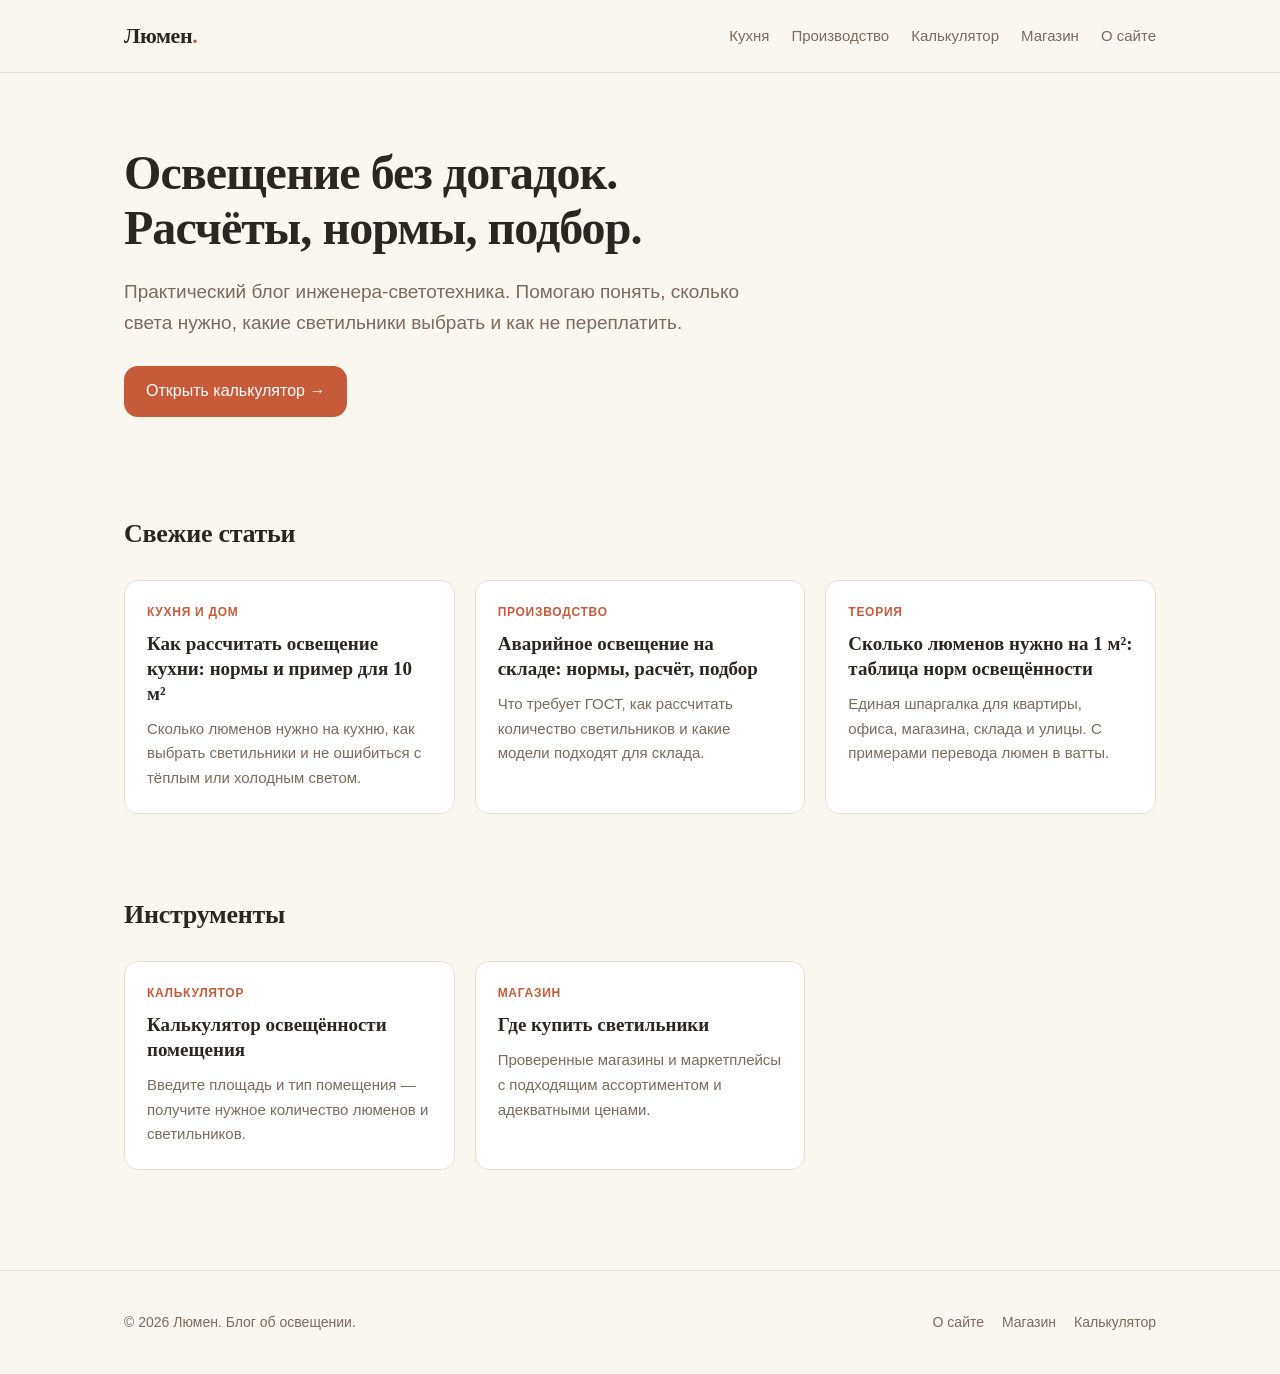
<file: index.html>
<!DOCTYPE html>
<html lang="ru">
<head>
<meta charset="UTF-8">
<meta name="viewport" content="width=device-width,initial-scale=1">
<title>Люмен — блог об освещении: расчёты, нормы, подбор</title>
<meta name="description" content="Практические статьи об освещении: как рассчитать свет для кухни, офиса, склада и улицы. Нормы, калькулятор, подбор светильников.">
<link rel="stylesheet" href="/style.css">
</head>
<body>

<header class="site-header">
  <div class="container">
    <a href="/" class="logo">Люмен<span class="dot">.</span></a>
    <nav class="main-nav">
      <a href="/kuhnya/raschet-osvescheniya-kuhni.html">Кухня</a>
      <a href="/proizvodstvo/avariynoe-osveschenie-sklada.html">Производство</a>
      <a href="/instrumenty/kalkulyator.html">Калькулятор</a>
      <a href="/magazin/">Магазин</a>
      <a href="/o-sayte/">О сайте</a>
    </nav>
  </div>
</header>

<main>
  <section class="hero">
    <div class="container">
      <h1>Освещение без догадок.<br>Расчёты, нормы, подбор.</h1>
      <p class="lead">Практический блог инженера-светотехника. Помогаю понять, сколько света нужно, какие светильники выбрать и как не переплатить.</p>
      <a href="/instrumenty/kalkulyator.html" class="btn">Открыть калькулятор →</a>
    </div>
  </section>

  <section>
    <div class="container">
      <h2 class="section-title">Свежие статьи</h2>
      <div class="grid">
        <a class="card" href="/kuhnya/raschet-osvescheniya-kuhni.html">
          <div class="cat">Кухня и дом</div>
          <h3>Как рассчитать освещение кухни: нормы и пример для 10 м²</h3>
          <p>Сколько люменов нужно на кухню, как выбрать светильники и не ошибиться с тёплым или холодным светом.</p>
        </a>
        <a class="card" href="/proizvodstvo/avariynoe-osveschenie-sklada.html">
          <div class="cat">Производство</div>
          <h3>Аварийное освещение на складе: нормы, расчёт, подбор</h3>
          <p>Что требует ГОСТ, как рассчитать количество светильников и какие модели подходят для склада.</p>
        </a>
        <a class="card" href="/teoriya/skolko-lyumenov-na-m2.html">
          <div class="cat">Теория</div>
          <h3>Сколько люменов нужно на 1 м²: таблица норм освещённости</h3>
          <p>Единая шпаргалка для квартиры, офиса, магазина, склада и улицы. С примерами перевода люмен в ватты.</p>
        </a>
      </div>
    </div>
  </section>

  <section>
    <div class="container">
      <h2 class="section-title">Инструменты</h2>
      <div class="grid">
        <a class="card" href="/instrumenty/kalkulyator.html">
          <div class="cat">Калькулятор</div>
          <h3>Калькулятор освещённости помещения</h3>
          <p>Введите площадь и тип помещения — получите нужное количество люменов и светильников.</p>
        </a>
        <a class="card" href="/magazin/">
          <div class="cat">Магазин</div>
          <h3>Где купить светильники</h3>
          <p>Проверенные магазины и маркетплейсы с подходящим ассортиментом и адекватными ценами.</p>
        </a>
      </div>
    </div>
  </section>
</main>

<footer class="site-footer">
  <div class="container">
    <div>© 2026 Люмен. Блог об освещении.</div>
    <div class="foot-nav">
      <a href="/o-sayte/">О сайте</a>
      <a href="/magazin/">Магазин</a>
      <a href="/instrumenty/kalkulyator.html">Калькулятор</a>
    </div>
  </div>
</footer>

</body>
</html>
</file>
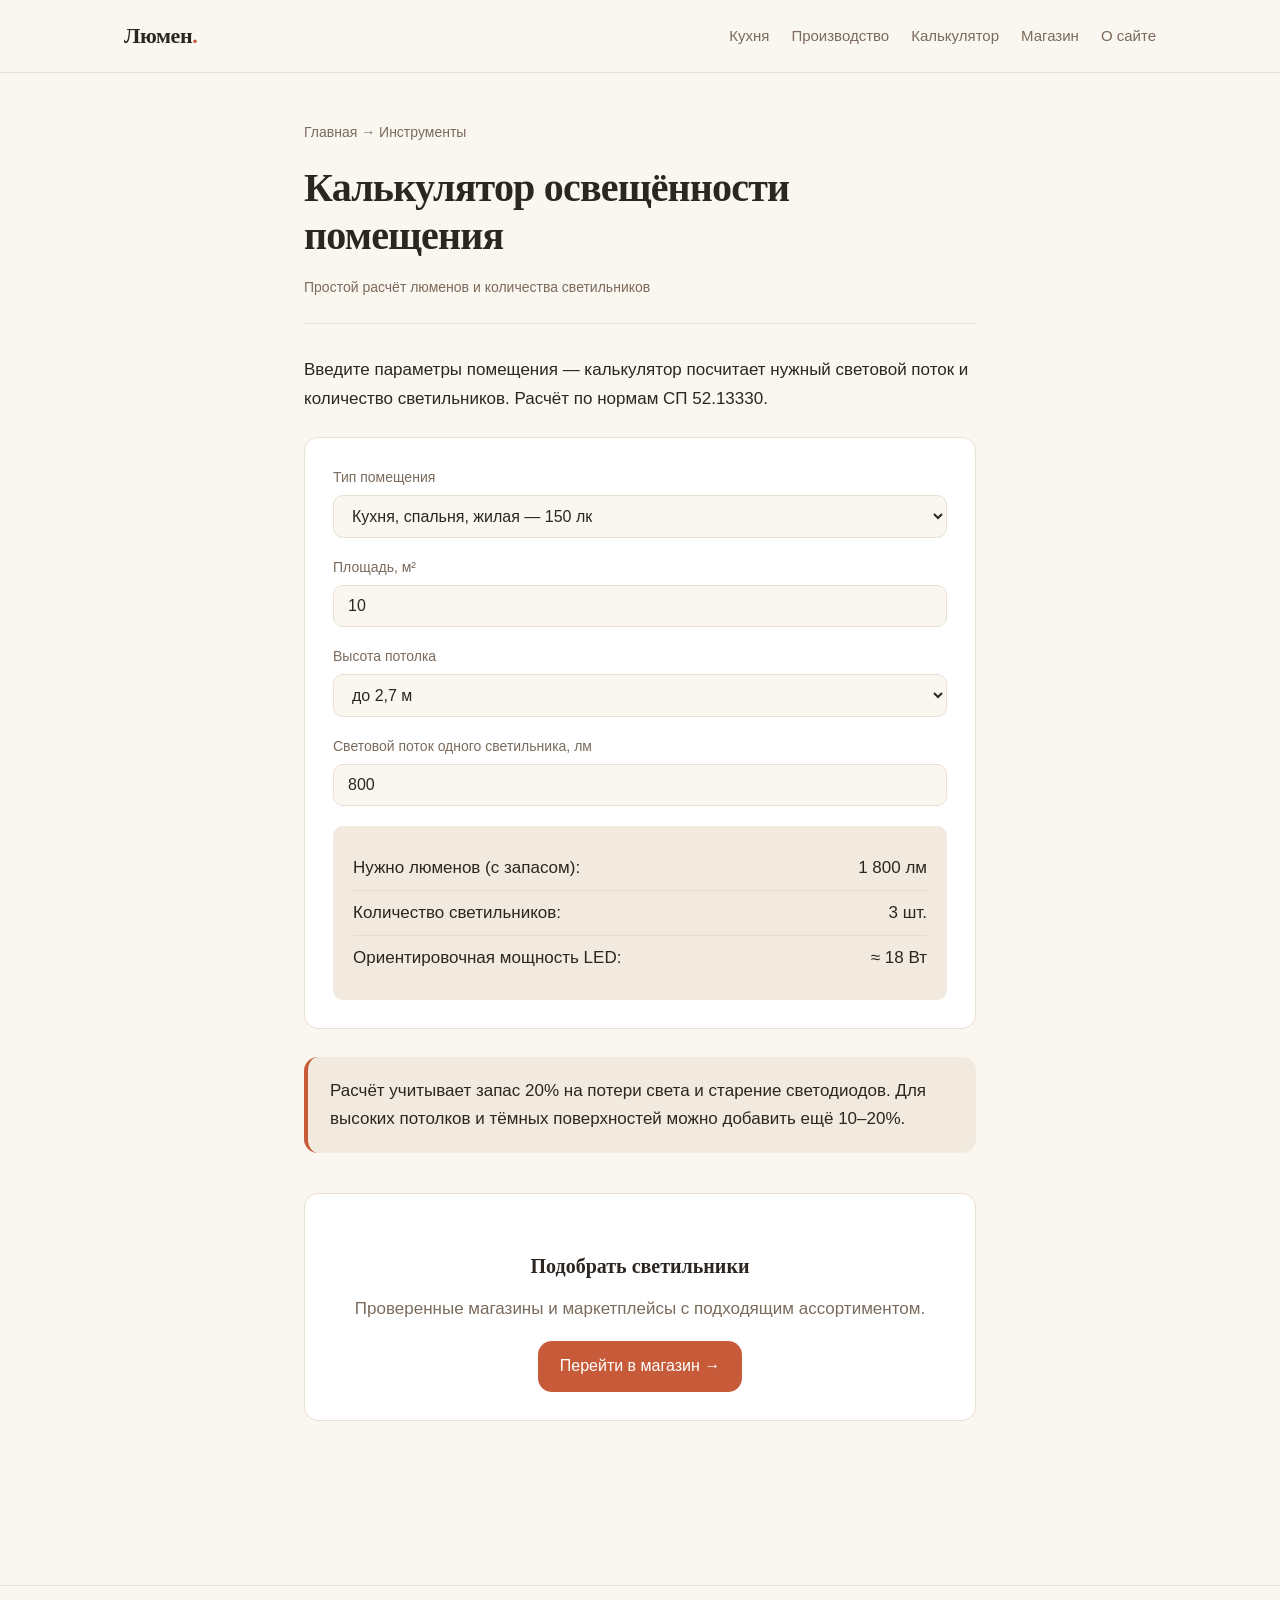
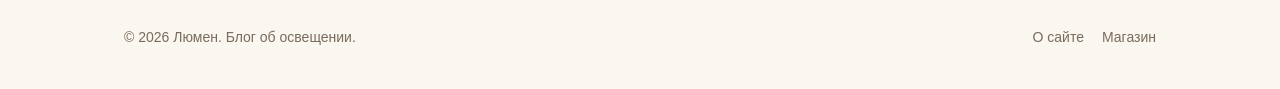
<file: instrumenty/kalkulyator.html>
<!DOCTYPE html>
<html lang="ru">
<head>
<meta charset="UTF-8">
<meta name="viewport" content="width=device-width,initial-scale=1">
<title>Калькулятор освещённости помещения — онлайн расчёт</title>
<meta name="description" content="Рассчитайте нужное количество люменов и светильников для кухни, офиса, склада. Бесплатный онлайн-калькулятор освещённости.">
<link rel="stylesheet" href="/style.css">
</head>
<body>

<header class="site-header">
  <div class="container">
    <a href="/" class="logo">Люмен<span class="dot">.</span></a>
    <nav class="main-nav">
      <a href="/kuhnya/raschet-osvescheniya-kuhni.html">Кухня</a>
      <a href="/proizvodstvo/avariynoe-osveschenie-sklada.html">Производство</a>
      <a href="/instrumenty/kalkulyator.html">Калькулятор</a>
      <a href="/magazin/">Магазин</a>
      <a href="/o-sayte/">О сайте</a>
    </nav>
  </div>
</header>

<main>
<article class="article">
  <div class="narrow">
    <div class="breadcrumbs"><a href="/">Главная</a> → Инструменты</div>
    <h1>Калькулятор освещённости помещения</h1>
    <div class="meta">Простой расчёт люменов и количества светильников</div>

    <p>Введите параметры помещения — калькулятор посчитает нужный световой поток и количество светильников. Расчёт по нормам СП 52.13330.</p>

    <div class="calc">
      <div class="calc-row">
        <label>Тип помещения</label>
        <select id="roomType">
          <option value="150">Кухня, спальня, жилая — 150 лк</option>
          <option value="200">Детская, склад, производство — 200 лк</option>
          <option value="300">Офис, магазин, мойка — 300 лк</option>
          <option value="100">Коридор, лестница — 100 лк</option>
          <option value="75">Парковка — 75 лк</option>
          <option value="10">Улица — 10 лк</option>
        </select>
      </div>
      <div class="calc-row">
        <label>Площадь, м²</label>
        <input type="number" id="area" value="10" min="1" step="0.5">
      </div>
      <div class="calc-row">
        <label>Высота потолка</label>
        <select id="height">
          <option value="1">до 2,7 м</option>
          <option value="1.15">2,7–3,2 м</option>
          <option value="1.3">3,2–4,0 м</option>
          <option value="1.5">выше 4,0 м</option>
        </select>
      </div>
      <div class="calc-row">
        <label>Световой поток одного светильника, лм</label>
        <input type="number" id="lumensPer" value="800" min="100" step="50">
      </div>

      <div class="calc-result">
        <div class="row"><span>Нужно люменов (с запасом):</span><span id="totalLumens">—</span></div>
        <div class="row"><span>Количество светильников:</span><span id="count">—</span></div>
        <div class="row"><span>Ориентировочная мощность LED:</span><span id="power">—</span></div>
      </div>
    </div>

    <div class="callout">
      <p>Расчёт учитывает запас 20% на потери света и старение светодиодов. Для высоких потолков и тёмных поверхностей можно добавить ещё 10–20%.</p>
    </div>

    <div class="cta-block">
      <h3>Подобрать светильники</h3>
      <p>Проверенные магазины и маркетплейсы с подходящим ассортиментом.</p>
      <a class="btn" href="/magazin/">Перейти в магазин →</a>
    </div>

  </div>
</article>
</main>

<footer class="site-footer">
  <div class="container">
    <div>© 2026 Люмен. Блог об освещении.</div>
    <div class="foot-nav">
      <a href="/o-sayte/">О сайте</a>
      <a href="/magazin/">Магазин</a>
    </div>
  </div>
</footer>

<script>
const $ = id => document.getElementById(id);
function calc(){
  const norm = +$('roomType').value;
  const area = +$('area').value || 0;
  const kH = +$('height').value;
  const per = +$('lumensPer').value || 800;

  const total = Math.round(area * norm * kH * 1.2);
  const count = Math.max(1, Math.ceil(total / per));
  const power = Math.round(total / 100);

  $('totalLumens').textContent = total.toLocaleString('ru-RU') + ' лм';
  $('count').textContent = count + ' шт.';
  $('power').textContent = '≈ ' + power + ' Вт';
}
['roomType','area','height','lumensPer'].forEach(id => {
  $(id).addEventListener('input', calc);
  $(id).addEventListener('change', calc);
});
calc();
</script>

</body>
</html>
</file>
<file: style.css>
*{box-sizing:border-box;margin:0;padding:0}
:root{
  --bg:#FAF6F0;--card:#FFFFFF;--text:#2B2622;--muted:#7A6B5C;
  --accent:#C75B39;--accent-hover:#A84628;--border:#E8DFD3;
  --radius:14px;--shadow:0 2px 12px rgba(60,40,20,.06);
  --font-body:-apple-system,BlinkMacSystemFont,"Segoe UI",Roboto,Arial,sans-serif;
  --font-head:Georgia,"Times New Roman",serif;
}
body{font-family:var(--font-body);background:var(--bg);color:var(--text);line-height:1.65;font-size:17px;-webkit-font-smoothing:antialiased}
a{color:var(--accent);text-decoration:none}
a:hover{color:var(--accent-hover);text-decoration:underline}
img,video{max-width:100%;height:auto;border-radius:var(--radius);display:block}
.container{max-width:1080px;margin:0 auto;padding:0 24px}
.narrow{max-width:720px;margin:0 auto;padding:0 24px}
header.site-header{background:rgba(250,246,240,.92);border-bottom:1px solid var(--border);position:sticky;top:0;z-index:10;backdrop-filter:blur(8px)}
.site-header .container{display:flex;justify-content:space-between;align-items:center;padding:18px 24px;gap:24px;flex-wrap:wrap}
.logo{font-family:var(--font-head);font-size:22px;font-weight:700;color:var(--text);letter-spacing:-.02em}
.logo:hover{text-decoration:none;color:var(--text)}
.logo .dot{color:var(--accent)}
nav.main-nav{display:flex;gap:22px;flex-wrap:wrap}
nav.main-nav a{color:var(--muted);font-size:15px}
nav.main-nav a:hover{color:var(--accent);text-decoration:none}
.hero{padding:72px 0 56px}
.hero h1{font-family:var(--font-head);font-size:clamp(32px,5vw,48px);line-height:1.15;letter-spacing:-.02em;margin-bottom:20px}
.hero .lead{font-size:19px;color:var(--muted);max-width:620px;margin-bottom:28px}
.btn{display:inline-block;background:var(--accent);color:#fff;padding:12px 22px;border-radius:var(--radius);font-weight:500;font-size:16px;border:none;cursor:pointer;transition:background .15s}
.btn:hover{background:var(--accent-hover);color:#fff;text-decoration:none}
.btn.ghost{background:transparent;color:var(--accent);border:1px solid var(--accent)}
section{padding:40px 0}
.section-title{font-family:var(--font-head);font-size:26px;margin-bottom:24px;letter-spacing:-.01em}
.grid{display:grid;grid-template-columns:repeat(auto-fill,minmax(280px,1fr));gap:20px}
.card{background:var(--card);border:1px solid var(--border);border-radius:var(--radius);padding:22px;transition:transform .15s,box-shadow .15s;display:block;color:var(--text)}
.card:hover{transform:translateY(-2px);box-shadow:var(--shadow);text-decoration:none}
.card .cat{font-size:12px;text-transform:uppercase;letter-spacing:.06em;color:var(--accent);font-weight:600;margin-bottom:10px}
.card h3{font-family:var(--font-head);font-size:19px;line-height:1.3;margin-bottom:10px}
.card p{color:var(--muted);font-size:15px}
article.article{padding:48px 0 64px}
article.article .breadcrumbs{font-size:14px;color:var(--muted);margin-bottom:20px}
article.article .breadcrumbs a{color:var(--muted)}
article.article h1{font-family:var(--font-head);font-size:clamp(28px,4vw,40px);line-height:1.2;letter-spacing:-.02em;margin-bottom:16px}
article.article .meta{color:var(--muted);font-size:14px;margin-bottom:32px;padding-bottom:24px;border-bottom:1px solid var(--border)}
article.article h2{font-family:var(--font-head);font-size:26px;margin:40px 0 14px;letter-spacing:-.01em}
article.article h3{font-family:var(--font-head);font-size:20px;margin:28px 0 12px}
article.article p{margin-bottom:18px}
article.article ul,article.article ol{margin:0 0 20px 24px}
article.article li{margin-bottom:8px}
article.article table{width:100%;border-collapse:collapse;margin:24px 0;font-size:15px}
article.article th,article.article td{padding:10px 14px;border-bottom:1px solid var(--border);text-align:left}
article.article th{background:#F2EADE;font-weight:600}
article.article blockquote{border-left:3px solid var(--accent);padding:8px 0 8px 18px;margin:24px 0;color:var(--muted);font-style:italic}
.callout{background:#F2EADE;border-radius:var(--radius);padding:20px 22px;margin:28px 0;border-left:4px solid var(--accent)}
.callout p:last-child{margin-bottom:0}
.cta-block{background:var(--card);border:1px solid var(--border);border-radius:var(--radius);padding:28px;margin:40px 0;text-align:center}
.cta-block h3{font-family:var(--font-head);font-size:22px;margin:0 0 10px}
.cta-block p{color:var(--muted);margin-bottom:18px}
.calc{background:var(--card);border:1px solid var(--border);border-radius:var(--radius);padding:28px;margin:24px 0}
.calc-row{margin-bottom:18px}
.calc-row label{display:block;font-size:14px;color:var(--muted);margin-bottom:6px;font-weight:500}
.calc-row input,.calc-row select{width:100%;padding:11px 14px;border:1px solid var(--border);border-radius:10px;font-size:16px;font-family:inherit;background:var(--bg);color:var(--text)}
.calc-row input:focus,.calc-row select:focus{outline:none;border-color:var(--accent)}
.calc-result{background:#F2EADE;border-radius:10px;padding:20px;margin-top:20px}
.calc-result .row{display:flex;justify-content:space-between;padding:8px 0;border-bottom:1px solid rgba(0,0,0,.06)}
.calc-result .row:last-child{border-bottom:none}
.shop-list{display:grid;gap:16px}
.shop-link{display:flex;justify-content:space-between;align-items:center;background:var(--card);border:1px solid var(--border);border-radius:var(--radius);padding:18px 22px;color:var(--text);gap:16px}
.shop-link:hover{text-decoration:none;border-color:var(--accent)}
.shop-link h3{font-family:var(--font-head);font-size:18px;margin:0 0 4px}
.shop-link p{color:var(--muted);font-size:14px;margin:0}
.shop-link .arrow{color:var(--accent);font-size:22px}
footer.site-footer{border-top:1px solid var(--border);padding:40px 0;margin-top:60px;color:var(--muted);font-size:14px}
footer .container{display:flex;justify-content:space-between;flex-wrap:wrap;gap:20px}
footer a{color:var(--muted)}
footer a:hover{color:var(--accent)}
footer .foot-nav{display:flex;gap:18px;flex-wrap:wrap}
@media(max-width:640px){
  .hero{padding:48px 0 32px}
  section{padding:28px 0}
  article.article{padding:32px 0 48px}
  nav.main-nav{gap:14px;font-size:14px}
             }
</file>
